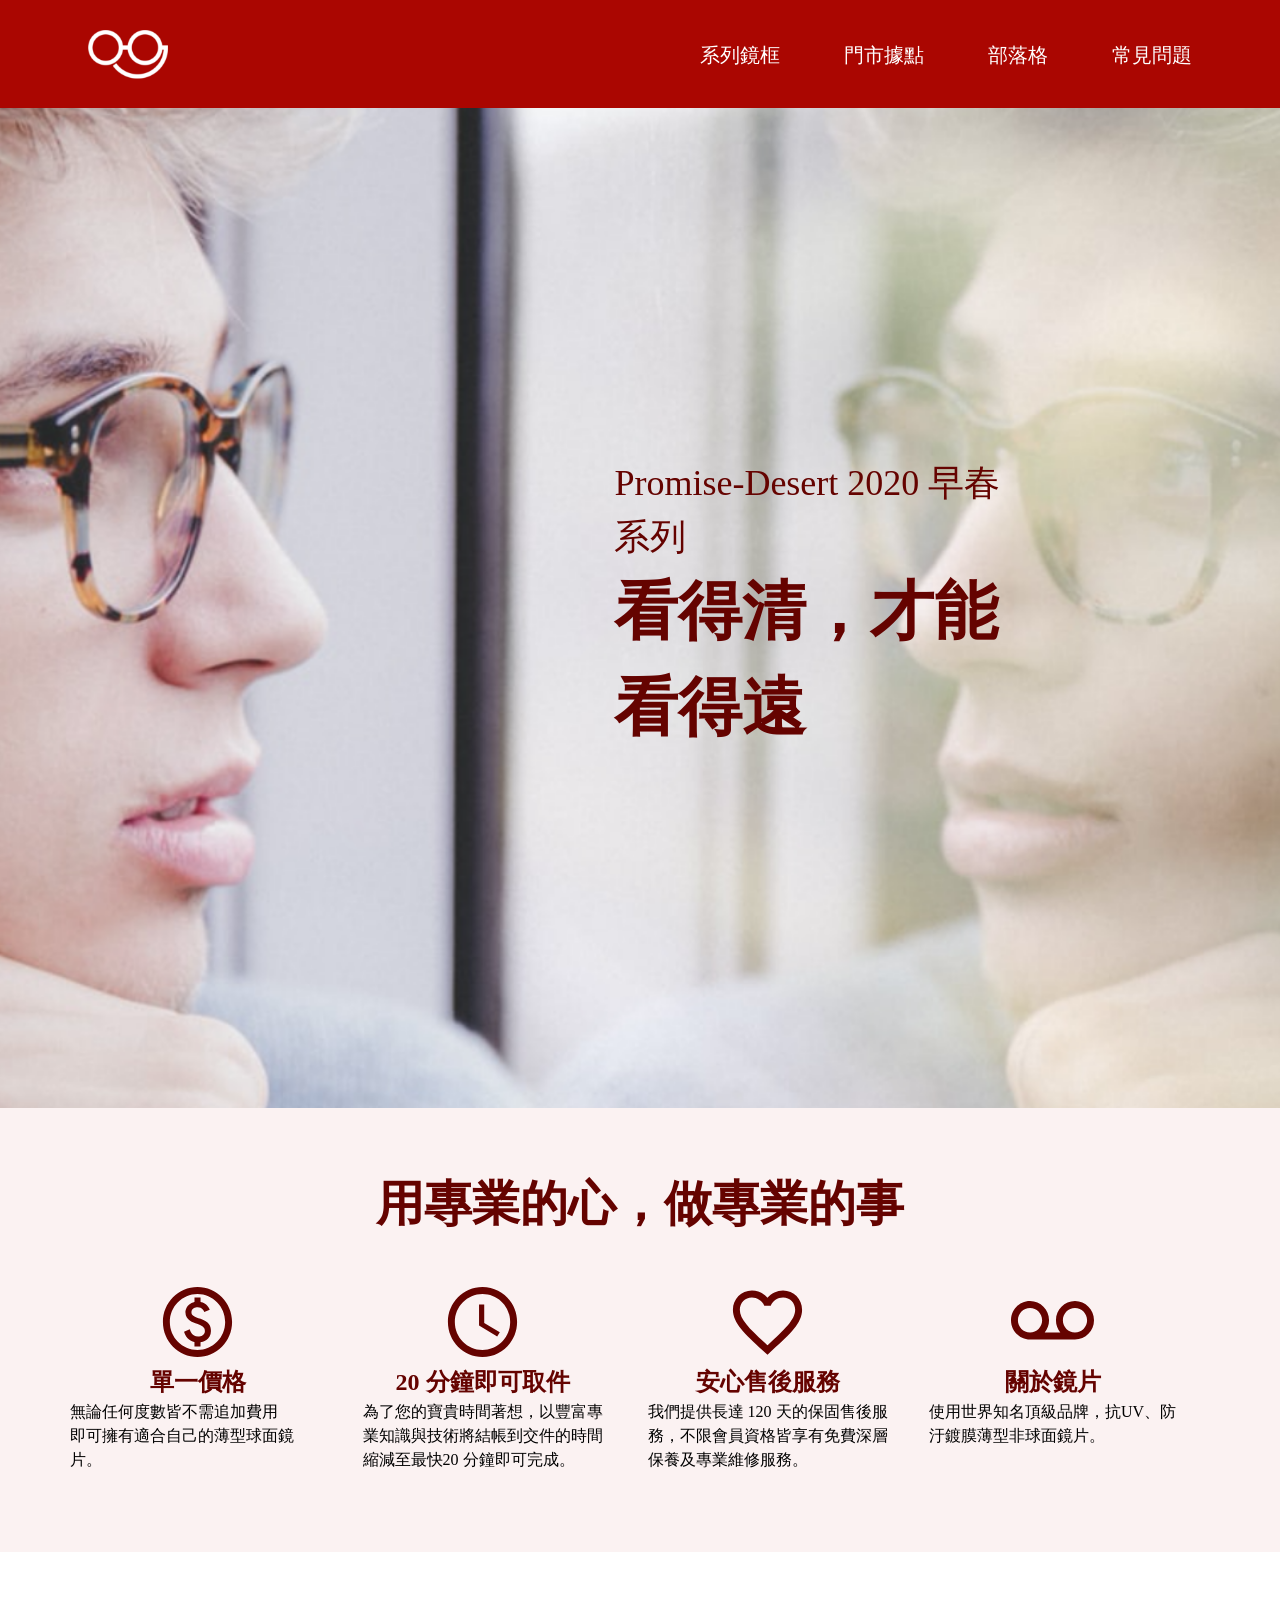
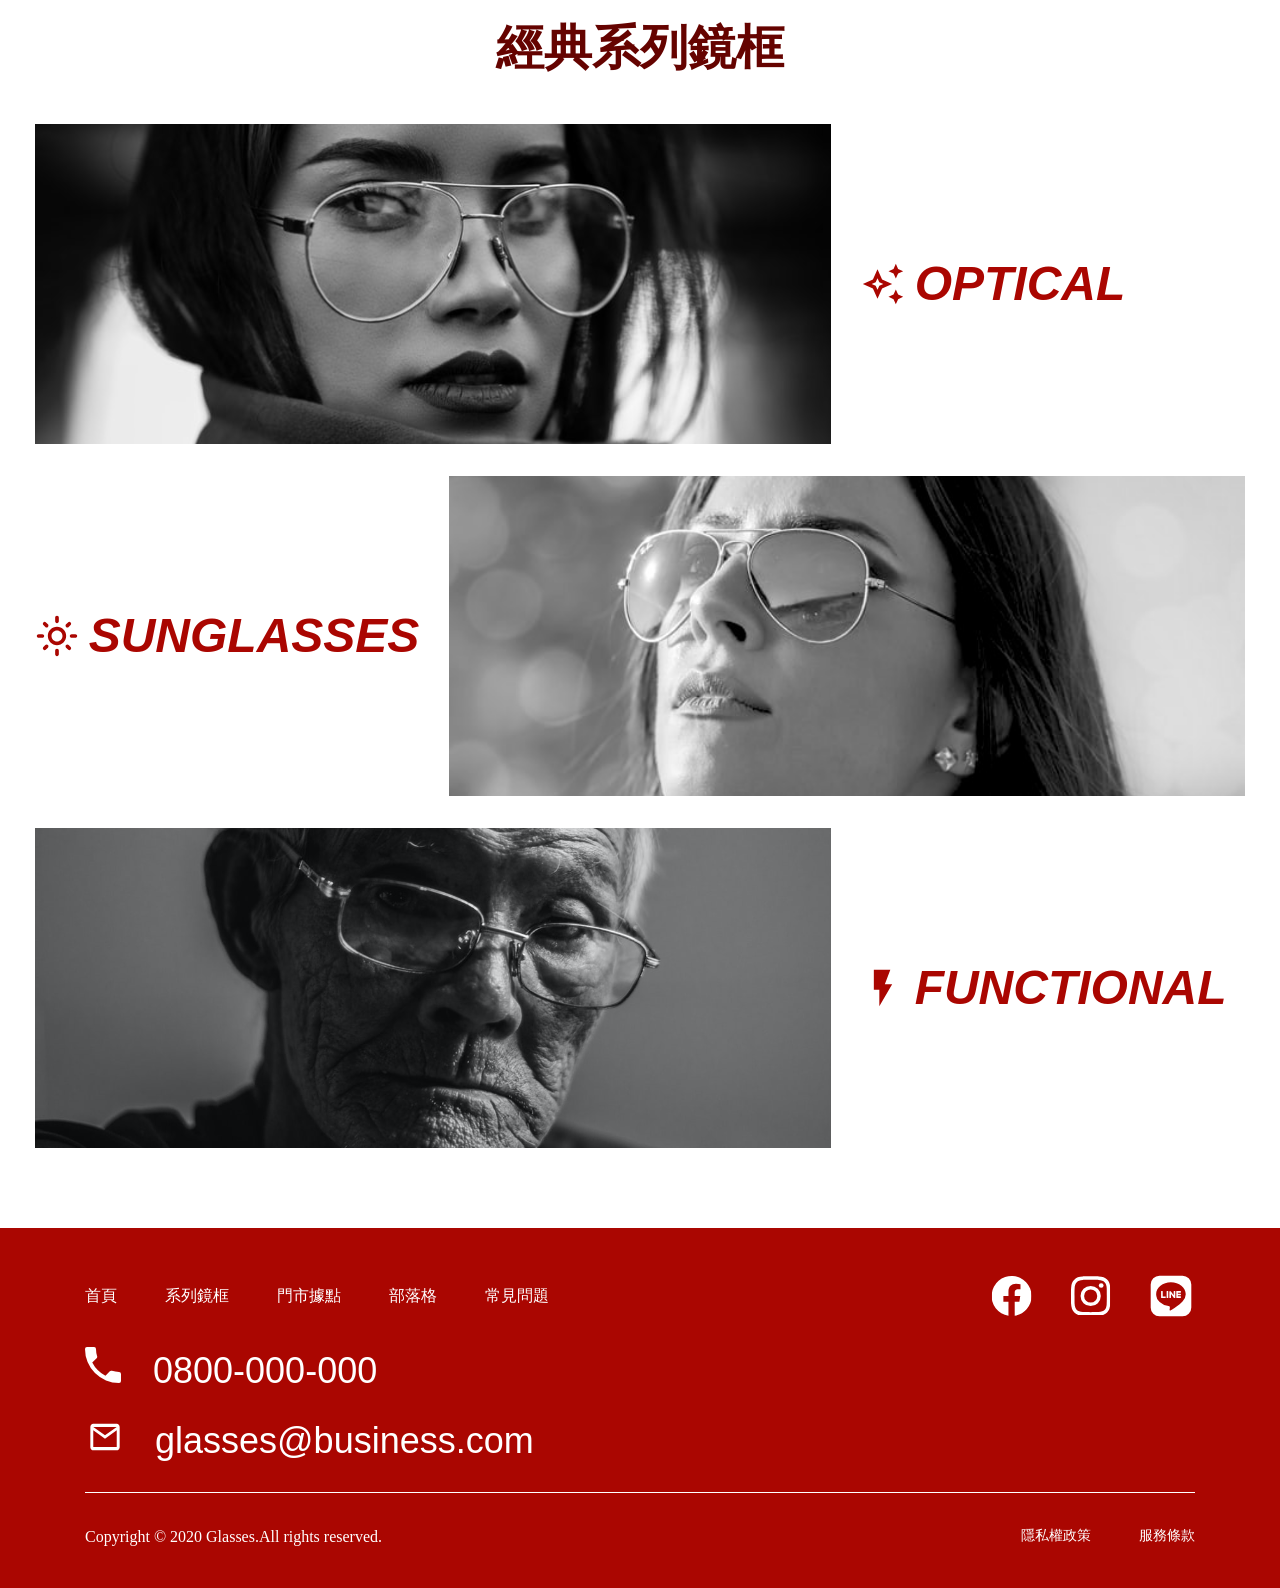
<file: index.html>
<!DOCTYPE html>
<html lang="en">
  <head>
    <meta charset="UTF-8" />
    <meta name="viewport" content="width=device-width, initial-scale=1.0" />
    <meta http-equiv="X-UA-Compatible" content="ie=edge" />
    <title>Home</title>
    <link rel="stylesheet" href="./assets/style/all.css" />
    <link
      href="https://fonts.googleapis.com/icon?family=Material+Icons"
      rel="stylesheet"
    />
  </head>

  <body>
    <header class="header">
      <img src="./assets/images/logo.png" alt="logo" />
      <ul>
        <li><a href="#">系列鏡框</a></li>
        <li><a href="#">門市據點</a></li>
        <li><a href="#">部落格</a></li>
        <li><a href="#">常見問題</a></li>
      </ul>
    </header>

    
<div class="index-main">
  <div class="banner">
    <span> Promise-Desert 2020 早春系列 </span>
    <h1>看得清，才能看得遠</h1>
  </div>

  <div class="strength">
    <h2>用專業的心，做專業的事</h2>
    <ul>
      <li>
        <img src="./assets/images/google-icon-paid.svg" alt="icon-paid" />
        <h3>單一價格</h3>
        <span
          >無論任何度數皆不需追加費用<br />
          即可擁有適合自己的薄型球面鏡片。</span
        >
      </li>
      <li>
        <img src="./assets/images/google-icon-clock.svg" alt="icon-clock" />
        <h3>20 分鐘即可取件</h3>
        <span
          >為了您的寶貴時間著想，以豐富專<br />
          業知識與技術將結帳到交件的時間<br />
          縮減至最快20 分鐘即可完成。</span
        >
      </li>
      <li>
        <img
          src="./assets/images/google-icon-favorite.svg"
          alt="icon-favorite"
        />
        <h3>安心售後服務</h3>
        <span
          >我們提供長達 120 天的保固售後服<br />
          務，不限會員資格皆享有免費深層<br />
          保養及專業維修服務。</span
        >
      </li>
      <li>
        <img src="./assets/images/google-icon-glasses.svg" alt="icon-glasses" />
        <h3>關於鏡片</h3>
        <span
          >使用世界知名頂級品牌，抗UV、防<br />
          汙鍍膜薄型非球面鏡片。</span
        >
      </li>
    </ul>
  </div>

  <div class="classic-frame">
    <h2>經典系列鏡框</h2>
    <ul>
      <li>
        <img src="./assets/images/product-1.png" alt="product-1" />
        <p>
          <img src="./assets/images/auto_awesome.svg" alt="auto_awesome" /><span
            >optical</span
          >
        </p>
      </li>
      <li>
        <img src="./assets/images/product-2.png" alt="product-2" />
        <p>
          <img src="./assets/images/light_mode.svg" alt="light_mode" />
          <span>sunglasses</span>
        </p>
      </li>
      <li>
        <img src="./assets/images/product-3.png" alt="product-3" />
        <p>
          <img src="./assets/images/flash_on.svg" alt="flash_on" /><span
            >functional</span
          >
        </p>
      </li>
    </ul>
  </div>
</div>


    <footer class="footer">
      <div class="footer-contain">
        <div class="contact">
          <div>
            <ul class="contact-nav">
              <li><a href="/">首頁</a></li>
              <li><a href="#">系列鏡框</a></li>
              <li><a href="#">門市據點</a></li>
              <li><a href="#">部落格</a></li>
              <li><a href="#">常見問題</a></li>
            </ul>
            <ul class="contact-info">
              <li>
                <a href="tel:+0800-000-000">
                  <img src="./assets/images/icon-phone.svg" alt="phone" />
                  0800-000-000</a
                >
              </li>
              <li>
                <a href="mailto:glasses@business.com">
                  <img src="./assets/images/icon-mail.svg" alt="mail" />
                  glasses@business.com</a
                >
              </li>
            </ul>
          </div>
          <ul class="contact-thirdparty">
            <li>
              <a href="#"><img src="./assets/images/icon-fb.svg" alt="FB" /></a>
            </li>
            <li>
              <a href="#"><img src="./assets/images/icon-ig.svg" alt="IG" /></a>
            </li>
            <li>
              <a href="#">
                <img src="./assets/images/icon-line.svg" alt="Line"
              /></a>
            </li>
          </ul>
        </div>
        <div class="copyright">
          <span>Copyright © 2020 Glasses.All rights reserved.</span>
          <ul>
            <li><a href="#">隱私權政策</a></li>
            <li><a href="#">服務條款</a></li>
          </ul>
        </div>
      </div>
    </footer>
    <script src="./assets/js/vendors.js"></script>
    <script src="./assets/js/all.js"></script>
  </body>
</html>
</file>
<file: assets/style/all.css>
/* http://meyerweb.com/eric/tools/css/reset/ 
   v2.0 | 20110126
   License: none (public domain)
*/
html,
body,
div,
span,
applet,
object,
iframe,
h1,
h2,
h3,
h4,
h5,
h6,
p,
blockquote,
pre,
a,
abbr,
acronym,
address,
big,
cite,
code,
del,
dfn,
em,
img,
ins,
kbd,
q,
s,
samp,
small,
strike,
strong,
sub,
sup,
tt,
var,
b,
u,
i,
center,
dl,
dt,
dd,
ol,
ul,
li,
fieldset,
form,
label,
legend,
table,
caption,
tbody,
tfoot,
thead,
tr,
th,
td,
article,
aside,
canvas,
details,
embed,
figure,
figcaption,
footer,
header,
hgroup,
menu,
nav,
output,
ruby,
section,
summary,
time,
mark,
audio,
video {
  margin: 0;
  padding: 0;
  border: 0;
  font-size: 100%;
  font: inherit;
  vertical-align: baseline; }

/* HTML5 display-role reset for older browsers */
article,
aside,
details,
figcaption,
figure,
footer,
header,
hgroup,
menu,
nav,
section {
  display: block; }

body {
  line-height: 1; }

ol,
ul {
  list-style: none; }

blockquote,
q {
  quotes: none; }

blockquote:before,
blockquote:after,
q:before,
q:after {
  content: "";
  content: none; }

table {
  border-collapse: collapse;
  border-spacing: 0; }

body {
  font-family: Noto Sans TC, Roboto;
  line-height: 1.5; }

a {
  text-decoration: none; }

img {
  display: block; }

.header {
  background-color: #aa0601;
  color: #ffffff;
  display: -webkit-box;
  display: -ms-flexbox;
  display: flex;
  -webkit-box-pack: justify;
      -ms-flex-pack: justify;
          justify-content: space-between;
  -webkit-box-align: center;
      -ms-flex-align: center;
          align-items: center;
  padding: 30px 88px 29.43px 88px;
  font-size: 20px; }
  @media (max-width: 768px) {
    .header {
      padding: 30px 39px 29.43px 39px; } }
  @media (max-width: 375px) {
    .header {
      -webkit-box-orient: vertical;
      -webkit-box-direction: normal;
          -ms-flex-direction: column;
              flex-direction: column;
      -webkit-box-align: center;
          -ms-flex-align: center;
              align-items: center;
      -webkit-box-pack: center;
          -ms-flex-pack: center;
              justify-content: center;
      padding: 0px 0px 0px 0px; }
      .header img {
        width: 48px;
        height: 29px;
        padding-top: 10px;
        padding-bottom: 10.86px; } }
  .header ul {
    display: -webkit-box;
    display: -ms-flexbox;
    display: flex; }
    @media (max-width: 375px) {
      .header ul {
        width: 100%;
        -ms-flex-wrap: wrap;
            flex-wrap: wrap;
        text-align: center;
        -webkit-box-align: center;
            -ms-flex-align: center;
                align-items: center; }
        .header ul li {
          width: 50%;
          height: 45px;
          -webkit-box-sizing: border-box;
                  box-sizing: border-box;
          border: #ffffff solid 1px;
          padding-top: 8px; }
        .header ul li:hover {
          border: solid 1px #8ba7bc; } }
    .header ul li:not(:last-child) {
      margin-right: 64px; }
      @media (max-width: 768px) {
        .header ul li:not(:last-child) {
          margin-right: 40px; } }
      @media (max-width: 375px) {
        .header ul li:not(:last-child) {
          margin-right: 0px; } }
  .header a {
    color: #ffffff; }

.footer {
  background-color: #aa0601;
  color: #ffffff;
  padding-top: 44px;
  padding-bottom: 39px; }
  @media (max-width: 768px) {
    .footer {
      padding-top: 38px;
      padding-bottom: 21px; } }
  @media (max-width: 375px) {
    .footer {
      padding-top: 25px;
      padding-bottom: 24px; } }
  .footer a {
    color: #ffffff; }
  .footer-contain {
    width: 1110px;
    margin: 0 auto; }
    @media (max-width: 768px) {
      .footer-contain {
        width: 690px; } }
    @media (max-width: 375px) {
      .footer-contain {
        width: 334.5px; } }
  .footer .contact {
    border-bottom: 1px solid #ffffff;
    padding-bottom: 24px;
    margin-bottom: 32px;
    display: -webkit-box;
    display: -ms-flexbox;
    display: flex;
    -webkit-box-pack: justify;
        -ms-flex-pack: justify;
            justify-content: space-between;
    -webkit-box-align: start;
        -ms-flex-align: start;
            align-items: flex-start; }
    @media (max-width: 768px) {
      .footer .contact {
        padding-bottom: 20px;
        margin-bottom: 24px; } }
    @media (max-width: 375px) {
      .footer .contact {
        padding-bottom: 24px;
        margin-bottom: 16px; } }
    .footer .contact-nav {
      display: -webkit-box;
      display: -ms-flexbox;
      display: flex;
      padding-top: 12px;
      margin-bottom: 36px; }
      @media (max-width: 768px) {
        .footer .contact-nav {
          padding-top: 6px;
          margin-bottom: 18px; } }
      @media (max-width: 375px) {
        .footer .contact-nav {
          display: none; } }
      .footer .contact-nav li:not(:last-child) {
        margin-right: 48px; }
        @media (max-width: 768px) {
          .footer .contact-nav li:not(:last-child) {
            margin-right: 40px; } }
    .footer .contact-info {
      font-family: "Roboto", sans-serif;
      font-size: 36px; }
      @media (max-width: 768px) {
        .footer .contact-info {
          font-size: 20px; } }
      @media (max-width: 375px) {
        .footer .contact-info {
          font-size: 16px; } }
      .footer .contact-info li:first-child {
        margin-bottom: 16px; }
        @media (max-width: 768px) {
          .footer .contact-info li:first-child {
            margin-bottom: 12px; } }
        @media (max-width: 375px) {
          .footer .contact-info li:first-child {
            margin-bottom: 6px; } }
        .footer .contact-info li:first-child img {
          margin-right: 22px; }
          @media (max-width: 768px) {
            .footer .contact-info li:first-child img {
              width: 18px;
              height: 18px;
              margin-right: 11px; } }
          @media (max-width: 375px) {
            .footer .contact-info li:first-child img {
              width: 15px;
              height: 15px;
              margin-right: 6.5px; } }
      .footer .contact-info li:last-child img {
        width: 40px;
        height: 32px;
        margin-right: 20px; }
        @media (max-width: 768px) {
          .footer .contact-info li:last-child img {
            width: 20px;
            height: 16px;
            margin-right: 10px; } }
        @media (max-width: 375px) {
          .footer .contact-info li:last-child img {
            width: 16.67px;
            height: 13.33px;
            margin-right: 6.67px; } }
      .footer .contact-info img {
        display: inline-block; }
    .footer .contact-thirdparty {
      display: -webkit-box;
      display: -ms-flexbox;
      display: flex; }
      .footer .contact-thirdparty li:not(:last-child) {
        margin-right: 32px; }
        @media (max-width: 768px) {
          .footer .contact-thirdparty li:not(:last-child) {
            margin-right: 24px; } }
      @media (max-width: 768px) {
        .footer .contact-thirdparty img {
          width: 24px;
          height: 24px; } }
  .footer .copyright {
    display: -webkit-box;
    display: -ms-flexbox;
    display: flex;
    -webkit-box-pack: justify;
        -ms-flex-pack: justify;
            justify-content: space-between; }
    @media (max-width: 375px) {
      .footer .copyright {
        -webkit-box-orient: vertical;
        -webkit-box-direction: normal;
            -ms-flex-direction: column;
                flex-direction: column;
        font-size: 14px; } }
    .footer .copyright ul {
      display: -webkit-box;
      display: -ms-flexbox;
      display: flex;
      font-size: 14px; }
      .footer .copyright ul li:not(:last-child) {
        margin-right: 48px; }
        @media (max-width: 768px) {
          .footer .copyright ul li:not(:last-child) {
            margin-right: 24px; } }
      @media (max-width: 768px) {
        .footer .copyright ul {
          padding-top: 12px; } }
      @media (max-width: 375px) {
        .footer .copyright ul {
          -webkit-box-orient: vertical;
          -webkit-box-direction: normal;
              -ms-flex-direction: column;
                  flex-direction: column;
          padding-top: 0px; }
          .footer .copyright ul li {
            margin-top: 8px; } }

.index-main {
  color: #650300; }
  .index-main h1,
  .index-main h2,
  .index-main h3 {
    font-weight: bold; }
  .index-main h1 {
    font-size: 64px; }
  .index-main h2 {
    font-size: 48px;
    margin-top: 60px;
    margin-bottom: 40px; }
  .index-main h3 {
    font-size: 24px; }

.banner {
  background: url(../images/banner.png) center center no-repeat;
  background-size: cover;
  display: -webkit-box;
  display: -ms-flexbox;
  display: flex;
  -webkit-box-orient: vertical;
  -webkit-box-direction: normal;
      -ms-flex-direction: column;
          flex-direction: column;
  -webkit-box-align: end;
      -ms-flex-align: end;
          align-items: flex-end;
  padding: 348px 20% 352px 48%; }
  .banner span {
    font-size: 36px; }

.strength {
  background-color: #aa06010d;
  display: -webkit-box;
  display: -ms-flexbox;
  display: flex;
  -webkit-box-orient: vertical;
  -webkit-box-direction: normal;
      -ms-flex-direction: column;
          flex-direction: column;
  -webkit-box-align: center;
      -ms-flex-align: center;
          align-items: center;
  margin: 0 auto; }
  .strength ul {
    display: -webkit-box;
    display: -ms-flexbox;
    display: flex;
    -webkit-box-pack: center;
        -ms-flex-pack: center;
            justify-content: center;
    margin-bottom: 80px; }
    .strength ul li {
      width: 255px;
      display: -webkit-box;
      display: -ms-flexbox;
      display: flex;
      -webkit-box-orient: vertical;
      -webkit-box-direction: normal;
          -ms-flex-direction: column;
              flex-direction: column;
      -webkit-box-align: center;
          -ms-flex-align: center;
              align-items: center;
      margin-right: 30px; }
      .strength ul li span {
        color: #000000; }
  .strength img {
    width: 83.83px;
    height: 83.83px; }

.classic-frame {
  display: -webkit-box;
  display: -ms-flexbox;
  display: flex;
  -webkit-box-orient: vertical;
  -webkit-box-direction: normal;
      -ms-flex-direction: column;
          flex-direction: column;
  -webkit-box-align: center;
      -ms-flex-align: center;
          align-items: center;
  padding-bottom: 80px; }
  .classic-frame li {
    display: -webkit-box;
    display: -ms-flexbox;
    display: flex; }
    .classic-frame li:not(:last-child) {
      margin-bottom: 32px; }
    .classic-frame li img {
      margin-right: 30px; }
    .classic-frame li:nth-child(even) {
      -webkit-box-orient: horizontal;
      -webkit-box-direction: reverse;
          -ms-flex-direction: row-reverse;
              flex-direction: row-reverse; }
      .classic-frame li:nth-child(even) > img {
        margin-left: 30px;
        margin-right: 0px; }
    .classic-frame li p {
      display: -webkit-box;
      display: -ms-flexbox;
      display: flex;
      -webkit-box-align: center;
          -ms-flex-align: center;
              align-items: center; }
      .classic-frame li p img {
        width: 44px;
        height: 44px;
        margin-right: 10px; }
    .classic-frame li span {
      font-size: 48px;
      color: #aa0601;
      font-weight: bold;
      font-family: "Roboto", sans-serif;
      text-transform: uppercase;
      font-style: italic; }

/*# sourceMappingURL=all.css.map */
</file>
